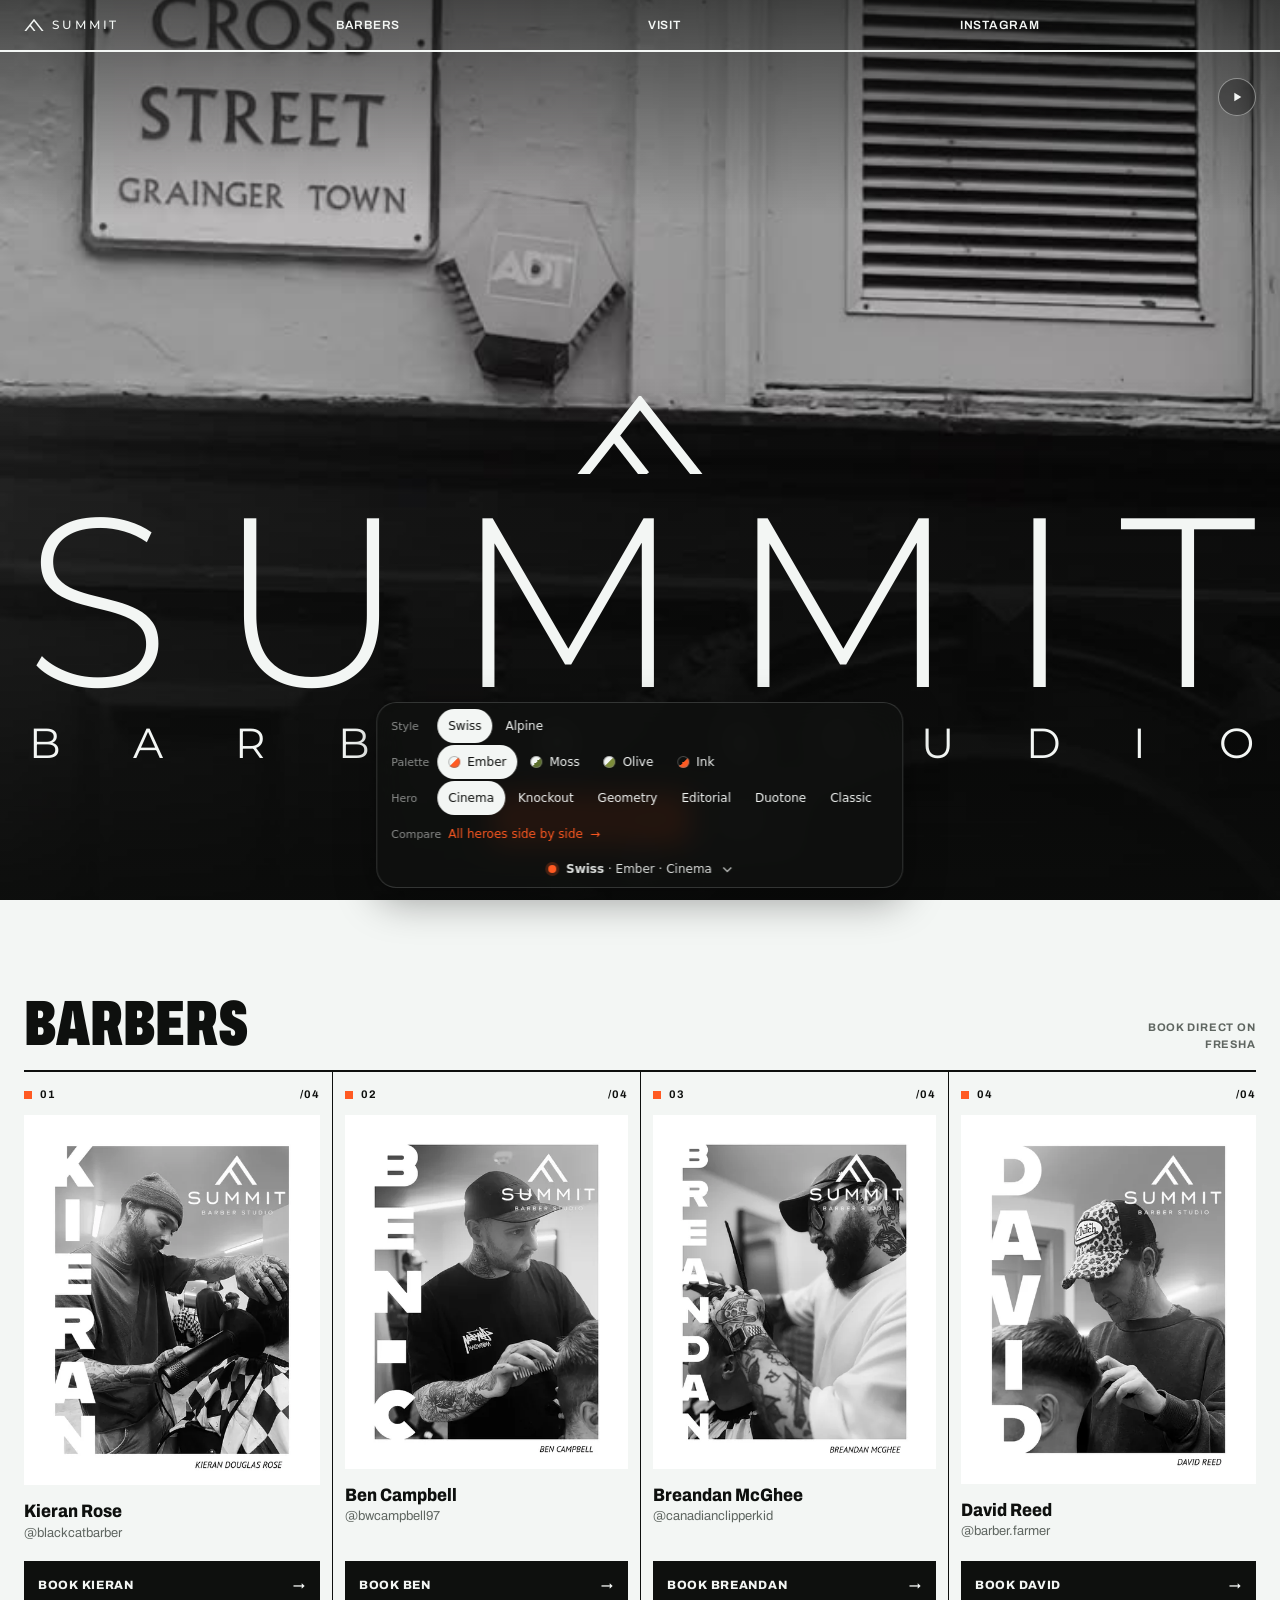
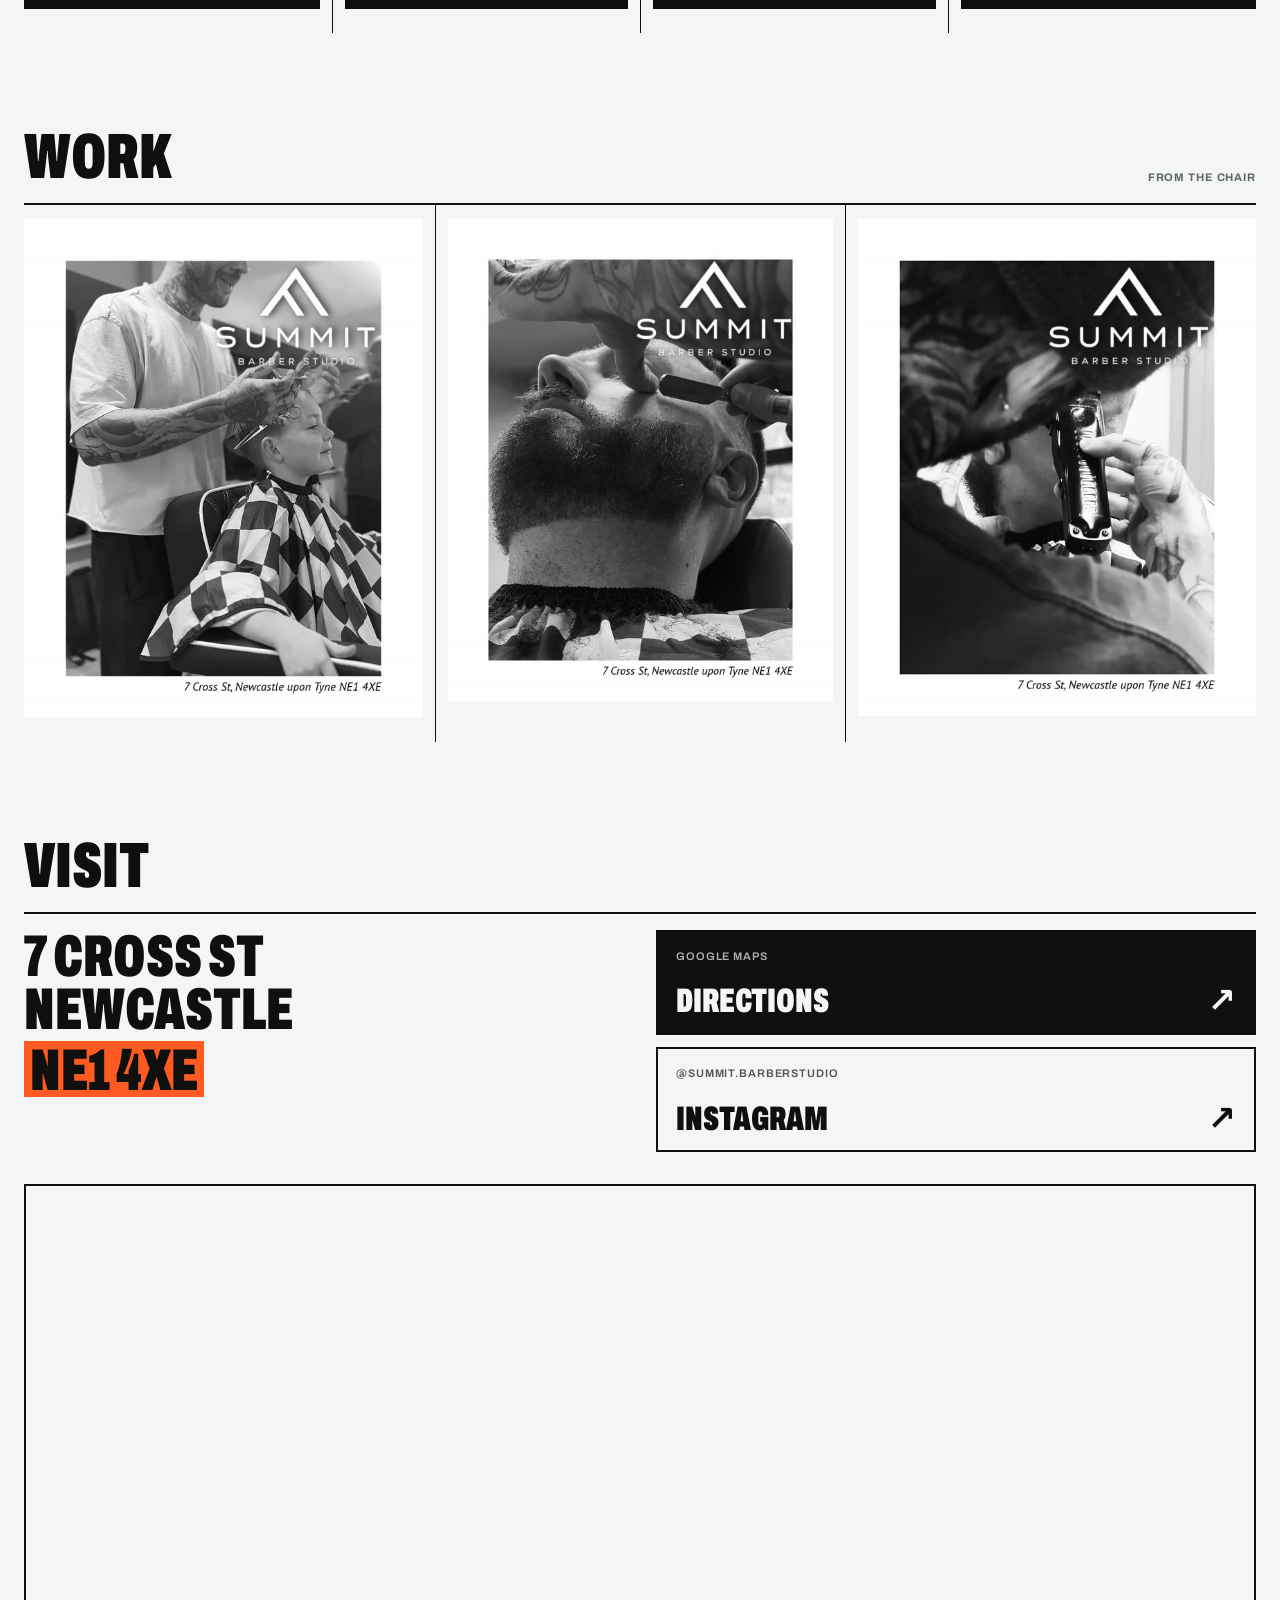
<file: index.html>
<!doctype html>
<html lang="en">
<head>
<meta charset="utf-8">
<meta name="viewport" content="width=device-width,initial-scale=1,viewport-fit=cover">
<title>Summit Barber Studio, Newcastle upon Tyne</title>
<meta name="description" content="Summit Barber Studio, 7 Cross Street, Newcastle upon Tyne. Book your barber.">
<meta name="theme-color" content="#F3F6F4">
<link rel="preconnect" href="https://fonts.googleapis.com">
<link rel="preconnect" href="https://fonts.gstatic.com" crossorigin>
<link rel="stylesheet" href="https://fonts.googleapis.com/css2?family=Archivo:wdth,wght@62..125,300..900&family=IBM+Plex+Mono:wght@400;500&family=Montserrat:wght@200;300;400;500;600;800&display=swap">

<!-- Order matters: base first, then one file per design, hero variants, switcher last. -->
<link rel="stylesheet" href="css/base.css">
<link rel="stylesheet" href="css/theme-swiss.css">
<link rel="stylesheet" href="css/theme-alpine.css">
<!-- + add new design stylesheets here -->
<link rel="stylesheet" href="css/hero.css">
<link rel="stylesheet" href="css/switcher.css">

<!-- Blocking on purpose: sets data-theme, data-palette and data-hero before first paint so there is no flash. -->
<script src="js/themes.js"></script>
<script src="js/app.js"></script>
</head>
<body>

<svg width="0" height="0" style="position:absolute" aria-hidden="true">
  <defs>
    <clipPath id="base"><rect x="0" y="0" width="100" height="60"/></clipPath>
    <g id="m" clip-path="url(#base)" fill="none" stroke="currentColor" stroke-linejoin="miter" stroke-miterlimit="10">
      <path d="M2 66 L50 5 L98 66" stroke-width="7.5"/>
      <path d="M30.5 31 L54 61" stroke-width="7.5"/>
    </g>
  </defs>
</svg>

<!-- Compact bar that slides in once the hero has scrolled away. -->
<div class="minibar" data-minibar>
  <div class="wrap minibar-inner">
    <a class="brand" href="#top" aria-label="Summit Barber Studio, back to top">
      <svg class="mark" viewBox="0 0 100 62" aria-hidden="true"><use href="#m"/></svg>
      <span>Summit</span>
    </a>
    <a class="mini-book" href="#barbers"><span data-copy="mini-book">Book</span><span class="arr" aria-hidden="true">→</span></a>
  </div>
</div>

<div class="stage" id="top">
  <canvas class="contours" data-contour aria-hidden="true"></canvas>

  <header class="bar">
    <div class="wrap bar-inner">
      <a class="brand" href="#top" aria-label="Summit Barber Studio, back to top">
        <svg class="mark" viewBox="0 0 100 62" aria-hidden="true"><use href="#m"/></svg>
        <span>Summit</span>
      </a>
      <nav class="nav" aria-label="Main">
        <a class="navl nav-barbers" href="#barbers">Barbers</a>
        <a class="navl" href="#visit">Visit</a>
        <a class="navl" href="https://instagram.com/summit.barberstudio" target="_blank" rel="noopener">Instagram</a>
      </nav>
    </div>
  </header>

  <section class="hero" aria-label="Summit Barber Studio">
    <div class="hero-pin">
      <!-- Video layers. Each hero variant (css/hero.css) switches on the layers it needs.
           .hero-frame fills the hero for full-bleed variants and becomes the picture frame in Editorial. -->
      <div class="hero-frame">
      <div class="hero-media" aria-hidden="true">
        <video class="hero-video" muted playsinline loop preload="none" disablepictureinpicture poster="assets/web/hero-poster.jpg"></video>
        <div class="hero-tint"></div>
        <div class="hero-shade"></div>
        <div class="hero-shutter"><i></i><i></i><i></i><i></i></div>
        <canvas class="hero-contours"></canvas>
        <svg class="hero-geo"></svg>
        <div class="hero-hud">
          <span class="hud hud-tl">54.97° N<br>1.62° W</span>
          <span class="hud hud-tr"><b class="rec"></b><span data-timecode>00:00</span></span>
          <span class="hud hud-bl">7 Cross Street</span>
          <span class="hud hud-br">NE1 4XE</span>
        </div>
      </div>
      <svg class="hero-knock" aria-hidden="true"></svg>
      <button class="hero-toggle" type="button" aria-label="Pause background video" data-hero-toggle>
        <svg viewBox="0 0 24 24" aria-hidden="true"><path class="i-pause" d="M8 6h3v12H8zM13 6h3v12h-3z"/><path class="i-play" d="M8 5.5v13l10.5-6.5z"/></svg>
      </button>
      </div>

      <div class="wrap hero-inner">
        <h1 class="sr-only">Summit Barber Studio</h1>
        <svg class="mark hero-mark" viewBox="0 0 100 62" aria-hidden="true"><use href="#m"/></svg>

        <!-- Wordmark variants: each design shows the one it wants (see base.css). -->
        <svg class="wm wm-svg" viewBox="0 0 1000 214" aria-hidden="true">
          <text x="0" y="150" font-size="196" font-weight="300" textLength="1000" lengthAdjust="spacing">SUMMIT</text>
          <text x="4" y="208" font-size="34" font-weight="400" textLength="994" lengthAdjust="spacing">BARBER STUDIO</text>
        </svg>
        <div class="wm wm-text" aria-hidden="true">
          <span class="word"><span style="--i:0">S</span><span style="--i:1">U</span><span style="--i:2">M</span><span style="--i:3">M</span><span style="--i:4">I</span><span style="--i:5">T</span></span>
          <span class="sub">BARBER STUDIO</span>
          <span class="coord">7 CROSS STREET · NE1 4XE</span>
        </div>

        <div class="hero-cta">
          <a class="cta cta-primary" href="#barbers"><span data-copy="cta-book">Book a barber</span><span class="arr" aria-hidden="true">→</span></a>
          <a class="cta cta-ghost" href="#visit"><span data-copy="cta-find">Find the studio</span></a>
        </div>
      </div>

      <span class="hero-cue" aria-hidden="true"><i></i></span>
    </div>

    <div class="ticker" aria-hidden="true">
      <div class="ticker-track">
        <span>Summit Barber Studio <b>·</b> 7 Cross Street <b>·</b> Newcastle upon Tyne <b>·</b> NE1 4XE <b>·</b>&nbsp;</span>
        <span>Summit Barber Studio <b>·</b> 7 Cross Street <b>·</b> Newcastle upon Tyne <b>·</b> NE1 4XE <b>·</b>&nbsp;</span>
      </div>
    </div>
  </section>
</div>

<main>
  <section class="section" id="barbers" aria-labelledby="barbers-title">
    <div class="wrap">
      <div class="section-head"><h2 id="barbers-title" data-copy="barbers-title">Barbers</h2><p class="aside" data-copy="barbers-aside">Book direct on Fresha</p></div>
      <ul class="barbers" data-rail>
        <li class="barber">
          <figure class="pic">
            <img class="poster" src="assets/web/kr-poster-480.webp" srcset="assets/web/kr-poster-480.webp 480w, assets/web/kr-poster-900.webp 900w" sizes="(max-width:760px) 80vw, (max-width:1024px) 50vw, 25vw" width="952" height="1190" alt="Kieran Rose at work in the studio" loading="lazy" decoding="async">
            <span class="medal" aria-hidden="true"><img class="m-bw" src="assets/web/kr-round-bw.webp" width="560" height="560" alt="" loading="lazy" decoding="async"><img class="m-col" src="assets/web/kr-round.webp" width="560" height="560" alt="" loading="lazy" decoding="async"></span>
          </figure>
          <span class="idx" aria-hidden="true"><span>01</span><span>/04</span></span>
          <div class="who"><h3 class="name">Kieran Rose</h3><a class="handle" href="https://instagram.com/blackcatbarber" target="_blank" rel="noopener">@blackcatbarber</a></div>
          <a class="book" href="https://www.fresha.com/p/kieran-rose-2718481" target="_blank" rel="noopener"><span>Book Kieran</span><span class="arr" aria-hidden="true">→</span><span class="sr-only"> on Fresha, opens in a new tab</span></a>
        </li>
        <li class="barber">
          <figure class="pic">
            <img class="poster" src="assets/web/bc-poster-480.webp" srcset="assets/web/bc-poster-480.webp 480w, assets/web/bc-poster-900.webp 900w" sizes="(max-width:760px) 80vw, (max-width:1024px) 50vw, 25vw" width="952" height="1190" alt="Ben Campbell at work in the studio" loading="lazy" decoding="async">
            <span class="medal" aria-hidden="true"><img class="m-bw" src="assets/web/bc-round-bw.webp" width="560" height="560" alt="" loading="lazy" decoding="async"><img class="m-col" src="assets/web/bc-round.webp" width="560" height="560" alt="" loading="lazy" decoding="async"></span>
          </figure>
          <span class="idx" aria-hidden="true"><span>02</span><span>/04</span></span>
          <div class="who"><h3 class="name">Ben Campbell</h3><a class="handle" href="https://instagram.com/bwcampbell97" target="_blank" rel="noopener">@bwcampbell97</a></div>
          <a class="book" href="https://www.fresha.com/p/ben-campbell-3229369" target="_blank" rel="noopener"><span>Book Ben</span><span class="arr" aria-hidden="true">→</span><span class="sr-only"> on Fresha, opens in a new tab</span></a>
        </li>
        <li class="barber">
          <figure class="pic">
            <img class="poster" src="assets/web/bm-poster-480.webp" srcset="assets/web/bm-poster-480.webp 480w, assets/web/bm-poster-900.webp 900w" sizes="(max-width:760px) 80vw, (max-width:1024px) 50vw, 25vw" width="952" height="1190" alt="Breandan McGhee at work in the studio" loading="lazy" decoding="async">
            <span class="medal" aria-hidden="true"><img class="m-bw" src="assets/web/bm-round-bw.webp" width="560" height="560" alt="" loading="lazy" decoding="async"><img class="m-col" src="assets/web/bm-round.webp" width="560" height="560" alt="" loading="lazy" decoding="async"></span>
          </figure>
          <span class="idx" aria-hidden="true"><span>03</span><span>/04</span></span>
          <div class="who"><h3 class="name">Breandan McGhee</h3><a class="handle" href="https://instagram.com/canadianclipperkid" target="_blank" rel="noopener">@canadianclipperkid</a></div>
          <a class="book" href="https://www.fresha.com/p/canadian-clipper-kid-3531518" target="_blank" rel="noopener"><span>Book Breandan</span><span class="arr" aria-hidden="true">→</span><span class="sr-only"> on Fresha, opens in a new tab</span></a>
        </li>
        <li class="barber">
          <figure class="pic">
            <img class="poster" src="assets/web/dr-poster-480.webp" srcset="assets/web/dr-poster-480.webp 480w, assets/web/dr-poster-900.webp 900w" sizes="(max-width:760px) 80vw, (max-width:1024px) 50vw, 25vw" width="952" height="1190" alt="David Reed at work in the studio" loading="lazy" decoding="async">
            <span class="medal" aria-hidden="true"><img class="m-bw" src="assets/web/dr-round-bw.webp" width="560" height="560" alt="" loading="lazy" decoding="async"><img class="m-col" src="assets/web/dr-round.webp" width="560" height="560" alt="" loading="lazy" decoding="async"></span>
          </figure>
          <span class="idx" aria-hidden="true"><span>04</span><span>/04</span></span>
          <div class="who"><h3 class="name">David Reed</h3><a class="handle" href="https://instagram.com/barber.farmer" target="_blank" rel="noopener">@barber.farmer</a></div>
          <a class="book" href="https://www.fresha.com/p/david-reed-5806012" target="_blank" rel="noopener"><span>Book David</span><span class="arr" aria-hidden="true">→</span><span class="sr-only"> on Fresha, opens in a new tab</span></a>
        </li>
      </ul>
      <div class="rail-meta" aria-hidden="true"><span class="rail-count">01 / 04</span><span class="rail-bar"><i></i></span></div>
    </div>
  </section>

  <section class="section" id="work" aria-labelledby="work-title">
    <div class="wrap">
      <div class="section-head"><h2 id="work-title" data-copy="work-title">Work</h2><p class="aside" data-copy="work-aside">From the chair</p></div>
      <ul class="reels" data-rail>
        <li class="reel"><video class="reel-video" muted playsinline loop preload="none" disablepictureinpicture poster="assets/web/reel-1.jpg" data-src="assets/web/reel-1.mp4" aria-label="Short clip of a cut in progress at Summit"></video></li>
        <li class="reel"><video class="reel-video" muted playsinline loop preload="none" disablepictureinpicture poster="assets/web/reel-2.jpg" data-src="assets/web/reel-2.mp4" aria-label="Short clip of a beard trim at Summit"></video></li>
        <li class="reel"><video class="reel-video" muted playsinline loop preload="none" disablepictureinpicture poster="assets/web/reel-3.jpg" data-src="assets/web/reel-3.mp4" aria-label="Short clip of a fade being cut at Summit"></video></li>
      </ul>
      <div class="rail-meta" aria-hidden="true"><span class="rail-count">01 / 03</span><span class="rail-bar"><i></i></span></div>
    </div>
  </section>

  <section class="section" id="visit" aria-labelledby="visit-title">
    <div class="wrap">
      <div class="section-head">
        <h2 id="visit-title" data-copy="visit-title">Visit</h2>
      </div>
      <div class="visit">
        <address class="addr">
          <span class="street" data-copy="street">7 Cross Street</span>
          <span class="city" data-copy="city">Newcastle upon Tyne</span>
          <span class="postcode">NE1 4XE</span>
        </address>
        <div class="visit-links">
          <a class="vlink" href="https://www.google.com/maps/search/?api=1&query=7+Cross+Street+Newcastle+upon+Tyne+NE1+4XE" target="_blank" rel="noopener">
            <small class="k">Google Maps</small>
            <strong class="v"><span data-copy="directions">Get directions</span><span class="arr" aria-hidden="true">↗</span></strong>
          </a>
          <a class="vlink vlink-alt" href="https://instagram.com/summit.barberstudio" target="_blank" rel="noopener">
            <small class="k">@summit.barberstudio</small>
            <strong class="v"><span data-copy="instagram">Instagram</span><span class="arr" aria-hidden="true">↗</span></strong>
          </a>
        </div>
        <div class="map">
          <iframe title="Map showing Summit Barber Studio at 7 Cross Street, Newcastle upon Tyne" src="https://www.google.com/maps?q=7+Cross+Street,+Newcastle+upon+Tyne+NE1+4XE&amp;z=16&amp;output=embed" loading="lazy" referrerpolicy="no-referrer-when-downgrade"></iframe>
        </div>
      </div>
    </div>
  </section>
</main>

<footer class="foot">
  <!-- <div class="wrap foot-inner"><span>Summit Barber Studio</span><span>Newcastle upon Tyne</span></div> -->
</footer>

</body>
</html>
</file>
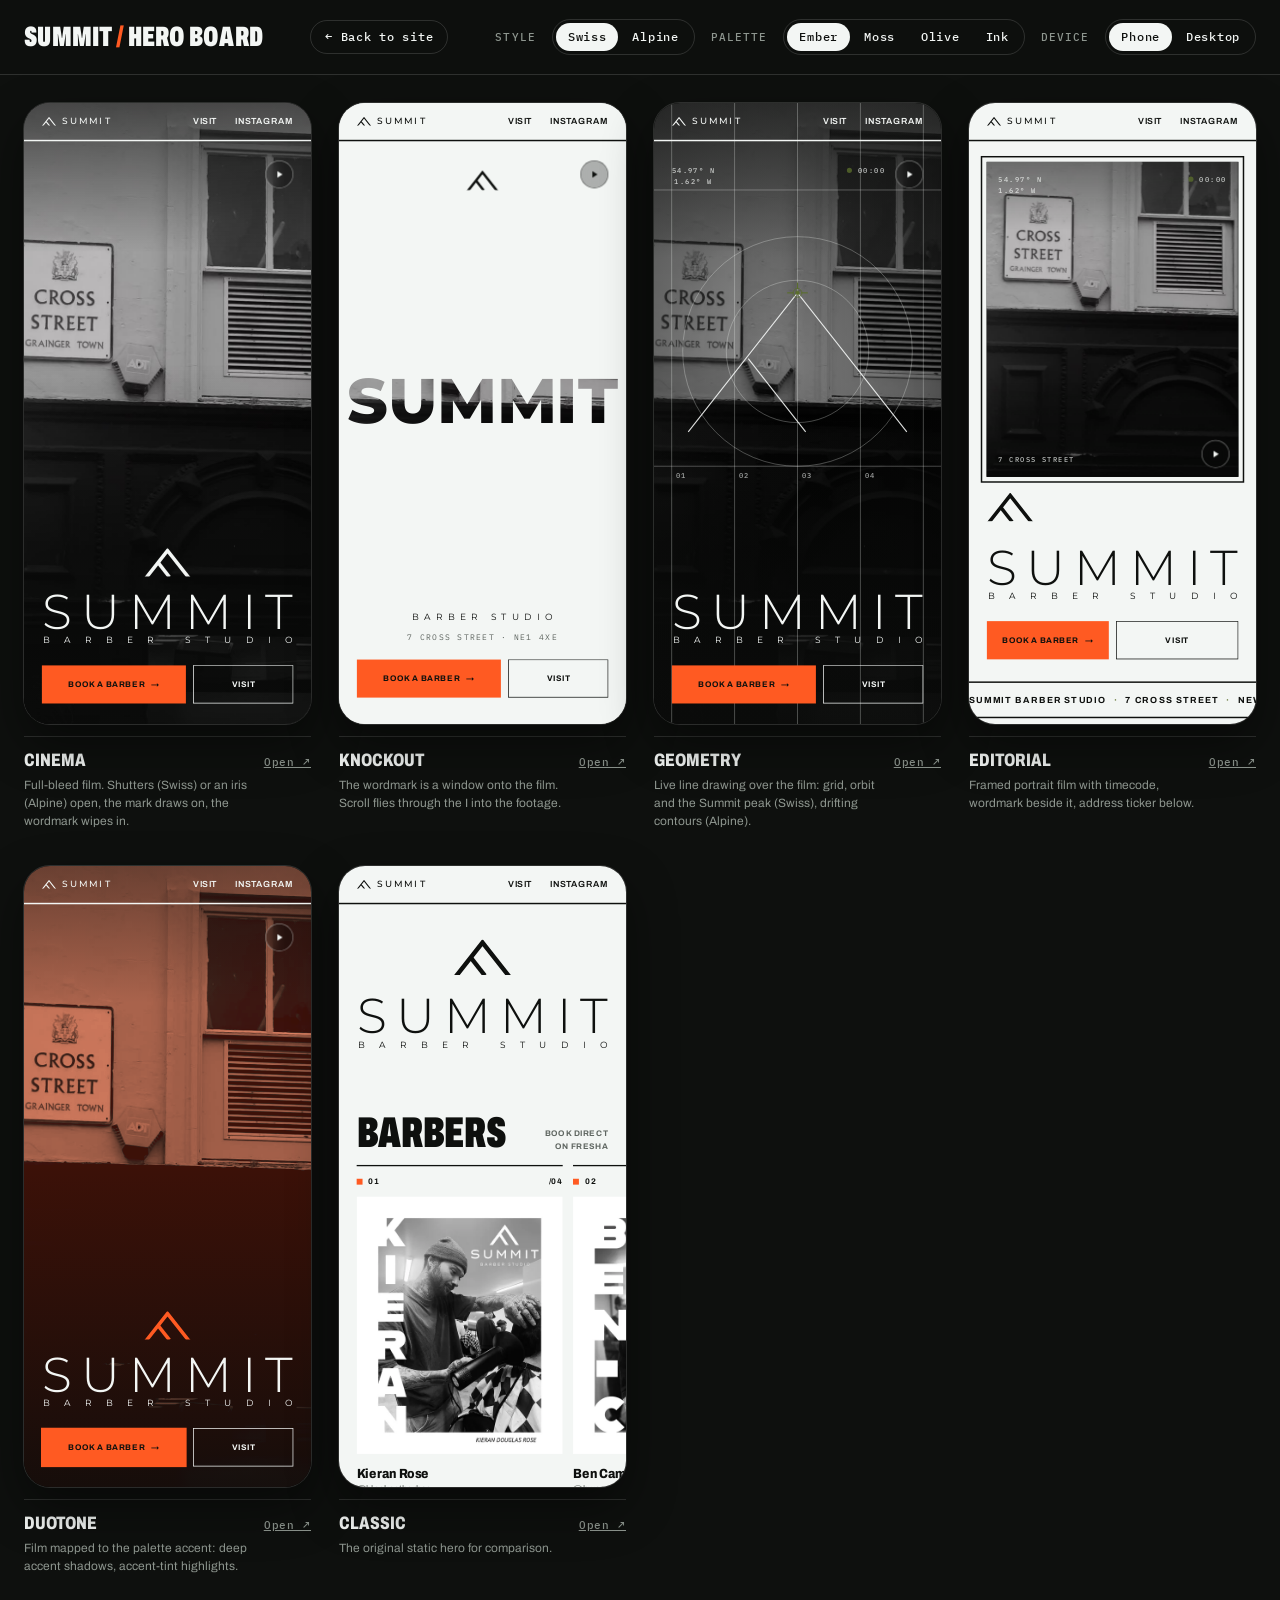
<file: preview.html>
<!doctype html>
<html lang="en">
<head>
<meta charset="utf-8">
<meta name="viewport" content="width=device-width,initial-scale=1">
<title>Summit Hero Board</title>
<link rel="preconnect" href="https://fonts.googleapis.com">
<link rel="preconnect" href="https://fonts.gstatic.com" crossorigin>
<link rel="stylesheet" href="https://fonts.googleapis.com/css2?family=Archivo:wdth,wght@62..125,400..900&family=IBM+Plex+Mono:wght@400;500&display=swap">
<style>
  /* Prototype board: every hero variant side by side, in phone or desktop frames. Not part of the site. */
  :root{--bg:#0E100E;--fg:#F3F6F4;--muted:#8E968F;--line:rgba(243,246,244,.14);--ember:#FF5A22;--olive:#7D8D39}
  *{box-sizing:border-box}
  body{margin:0;background:var(--bg);color:var(--fg);font:14px/1.5 "Archivo",system-ui,sans-serif;-webkit-font-smoothing:antialiased}
  header{position:sticky;top:0;z-index:5;display:flex;flex-wrap:wrap;gap:12px 24px;align-items:center;justify-content:space-between;padding:16px 24px;background:rgba(14,16,14,.9);backdrop-filter:blur(12px);border-bottom:1px solid var(--line)}
  h1{margin:0;font-weight:900;font-variation-settings:"wdth" 62;font-size:28px;letter-spacing:.01em;text-transform:uppercase}
  h1 span{color:var(--ember)}
  .controls{display:flex;flex-wrap:wrap;gap:8px 16px;align-items:center}
  .seg{display:flex;gap:2px;padding:3px;border:1px solid var(--line);border-radius:999px}
  .seg button{appearance:none;border:0;background:none;color:inherit;font:500 12px/1 "IBM Plex Mono",monospace;letter-spacing:.06em;padding:8px 12px;border-radius:999px;cursor:pointer}
  .seg button[aria-pressed="true"]{background:var(--fg);color:var(--bg)}
  .seg button:focus-visible{outline:2px solid var(--ember);outline-offset:2px}
  .back{order:3;font:500 12px/1 "IBM Plex Mono",monospace;letter-spacing:.06em;color:var(--fg);text-decoration:none;border:1px solid var(--line);border-radius:999px;padding:10px 14px}
  .back:hover{border-color:var(--ember);color:var(--ember)}
  @media (min-width:900px){.back{order:0}}
  .lbl{font:500 11px/1 "IBM Plex Mono",monospace;color:var(--muted);letter-spacing:.1em;text-transform:uppercase}
  main{padding:28px 24px 64px}
  .grid{display:grid;gap:36px 28px;grid-template-columns:repeat(auto-fill,minmax(var(--cell),1fr))}
  .cell{display:flex;flex-direction:column;gap:12px;min-width:0}
  .cap{display:flex;justify-content:space-between;align-items:baseline;gap:8px;border-top:1px solid var(--line);padding-top:10px}
  .cap b{font-weight:800;font-variation-settings:"wdth" 75;font-size:18px;text-transform:uppercase}
  .cap a{white-space:nowrap;font:500 11px/1 "IBM Plex Mono",monospace;color:var(--muted);letter-spacing:.08em}
  .cap a:hover{color:var(--ember)}
  .cap p{margin:2px 0 0;color:var(--muted);font-size:12px}
  .frame{position:relative;width:100%;aspect-ratio:var(--w)/var(--h);overflow:hidden;background:#000;border-radius:var(--r);box-shadow:0 0 0 1px var(--line),0 20px 50px rgba(0,0,0,.45)}
  .frame iframe{position:absolute;left:0;top:0;width:calc(var(--w)*1px);height:calc(var(--h)*1px);border:0;transform-origin:0 0;transform:scale(var(--s,.5))}
  [data-device="phone"]{--w:390;--h:844;--r:26px;--cell:230px}
  [data-device="desktop"]{--w:1440;--h:900;--r:8px;--cell:520px}
  @media (max-width:560px){[data-device="phone"]{--cell:150px}[data-device="desktop"]{--cell:280px}main{padding:20px 16px 48px}header{padding:12px 16px}}
</style>
</head>
<body data-device="phone">
<header>
  <h1>Summit <span>/</span> Hero board</h1>
  <a class="back" id="back" href="index.html">← Back to site</a>
  <div class="controls">
    <span class="lbl">Style</span><div class="seg" data-key="style"><button data-v="swiss" aria-pressed="true">Swiss</button><button data-v="alpine">Alpine</button></div>
    <span class="lbl">Palette</span><div class="seg" data-key="palette"></div>
    <span class="lbl">Device</span><div class="seg" data-key="device"><button data-v="phone" aria-pressed="true">Phone</button><button data-v="desktop">Desktop</button></div>
  </div>
</header>
<main><div class="grid" id="grid"></div></main>
<script src="js/themes.js"></script>
<script>
(function () {
  var NOTES = {
    cinema: 'Full-bleed film. Shutters (Swiss) or an iris (Alpine) open, the mark draws on, the wordmark wipes in.',
    knockout: 'The wordmark is a window onto the film. Scroll flies through the I into the footage.',
    geometry: 'Live line drawing over the film: grid, orbit and the Summit peak (Swiss), drifting contours (Alpine).',
    editorial: 'Framed portrait film with timecode, wordmark beside it, address ticker below.',
    duotone: 'Film mapped to the palette accent: deep accent shadows, accent-tint highlights.',
    classic: 'The original static hero for comparison.'
  };
  var q = new URLSearchParams(location.search);
  var state = {
    style: SUMMIT_THEMES.some(function (t) { return t.id === q.get('style'); }) ? q.get('style') : 'swiss',
    palette: q.get('palette'),
    device: q.get('device') === 'desktop' ? 'desktop' : 'phone'
  };
  var grid = document.getElementById('grid');
  function theme() { return SUMMIT_THEMES.filter(function (t) { return t.id === state.style; })[0]; }
  function segs() {
    var pal = document.querySelector('[data-key="palette"]');
    pal.innerHTML = '';
    theme().palettes.forEach(function (p, i) {
      var b = document.createElement('button'); b.dataset.v = p.id; b.textContent = p.label; pal.appendChild(b);
    });
    if (!state.palette || !theme().palettes.some(function (p) { return p.id === state.palette; })) state.palette = theme().palettes[0].id;
    document.querySelectorAll('.seg').forEach(function (s) {
      s.querySelectorAll('button').forEach(function (b) { b.setAttribute('aria-pressed', b.dataset.v === state[s.dataset.key]); });
    });
  }
  function render() {
    segs();
    document.body.dataset.device = state.device;
    document.getElementById('back').href = 'index.html?style=' + state.style + '&palette=' + state.palette;
    try { history.replaceState(null, '', '?style=' + state.style + '&palette=' + state.palette + '&device=' + state.device); } catch (e) {}
    grid.innerHTML = '';
    SUMMIT_HEROES.forEach(function (h) {
      var url = 'index.html?style=' + state.style + '&palette=' + state.palette + '&hero=' + h.id;
      var cell = document.createElement('section'); cell.className = 'cell';
      cell.innerHTML = '<div class="frame"><iframe loading="lazy" title="' + h.label + ' hero preview" src="' + url + '&switcher=off&embed=1"></iframe></div>' +
        '<div class="cap"><div><b>' + h.label + '</b><p>' + NOTES[h.id] + '</p></div><a href="' + url + '" target="_blank" rel="noopener">Open ↗</a></div>';
      grid.appendChild(cell);
    });
    fit();
  }
  function fit() {
    var w = state.device === 'phone' ? 390 : 1440;
    grid.querySelectorAll('.frame').forEach(function (f) { f.style.setProperty('--s', f.clientWidth / w); });
  }
  document.querySelector('header').addEventListener('click', function (e) {
    var b = e.target.closest('.seg button'); if (!b) return;
    state[b.parentNode.dataset.key] = b.dataset.v; render();
  });
  addEventListener('resize', fit);
  render();
})();
</script>
</body>
</html>
</file>
<file: css/base.css>
/* BASE: shared reset + structure hooks. No colours or type personality here; designs own that. */
:root{
  --sans:"Archivo",system-ui,sans-serif;--logo:"Montserrat","Archivo",sans-serif;--mono:"IBM Plex Mono",ui-monospace,Menlo,monospace;--gutter:24px;
  /* Brand palette (colorhunt f3f6f4 / 7d8d39 / 5b6e2c / ff5a22). Designs pick from these for --accent and --accent-2. */
  --paper:#F3F6F4;--olive:#7D8D39;--moss:#5B6E2C;--ember:#FF5A22;--ink:#0E100E;
  --on-video:#F3F6F4;--video-ink:11,12,11;
  --ease:cubic-bezier(.2,.7,.2,1);--ease-io:cubic-bezier(.76,0,.24,1);
}
*,*::before,*::after{box-sizing:border-box}
html{scroll-behavior:smooth;-webkit-text-size-adjust:100%;-webkit-tap-highlight-color:transparent}
body{margin:0;font-family:var(--sans);font-size:16px;line-height:1.5;-webkit-font-smoothing:antialiased;overflow-x:hidden}
h1,h2,h3,p,ul,address,figure{margin:0;padding:0}
ul{list-style:none}
address{font-style:normal}
a{color:inherit;text-decoration:none}
small,strong{font:inherit}
img,video{max-width:100%}
:focus-visible{outline:2px solid var(--focus,currentColor);outline-offset:3px}
::selection{background:var(--accent);color:var(--accent-ink)}
.mark{display:block;height:auto}
.sr-only{position:absolute;width:1px;height:1px;margin:-1px;padding:0;overflow:hidden;clip:rect(0 0 0 0);white-space:nowrap;border:0}
.wrap{max-width:var(--wrap,1340px);margin-inline:auto;padding-left:max(var(--gutter),env(safe-area-inset-left,0px));padding-right:max(var(--gutter),env(safe-area-inset-right,0px))}

/* Page chrome */
.stage{position:relative}
.stage>.bar,.stage>.hero{position:relative;z-index:1}
.section{scroll-margin-top:64px;padding-block:clamp(56px,8vw,96px) 0}
.nav{display:flex;gap:20px}

/* Optional pieces: hidden until a design turns them on */
.contours{display:none;position:absolute;inset:0;width:100%;height:100%;pointer-events:none}
.wm-svg,.wm-text,.aside,.idx,.medal,.rail-meta{display:none}

/* Cards share one frame so every barber reads the same. */
.pic,[data-rail],.barber,.reel{position:relative} /* keeps .sr-only text inside the swipe rails */
.poster,.medal img{display:block}
.reel-video{display:block;width:100%;aspect-ratio:952/1190;object-fit:cover;background:#fff;cursor:pointer}

/* Rail counter: shown by a design when its list becomes a swipe carousel */
.rail-meta{align-items:center;gap:14px;margin-top:16px;font-size:11px;font-weight:600;letter-spacing:.1em;font-variant-numeric:tabular-nums}
.rail-bar{position:relative;flex:1;height:2px;background:color-mix(in srgb,currentColor 15%,transparent);overflow:hidden}
.rail-bar i{position:absolute;inset:0;background:var(--accent);transform-origin:left;transform:scaleX(var(--p,.25));transition:transform .3s var(--ease)}

/* Map */
.map{position:relative;overflow:hidden}
.map iframe{display:block;width:100%;height:100%;min-height:260px;border:0}

/* Slim bar that appears once the hero has gone */
.minibar{position:fixed;inset:0 0 auto;z-index:60;color:var(--fg);background:color-mix(in srgb,var(--bg) 84%,transparent);-webkit-backdrop-filter:saturate(1.3) blur(16px);backdrop-filter:saturate(1.3) blur(16px);border-bottom:1px solid color-mix(in srgb,var(--fg) 12%,transparent);padding-top:env(safe-area-inset-top,0px);transform:translateY(-102%);visibility:hidden;transition:transform .5s var(--ease),visibility 0s .5s}
.past-hero .minibar{transform:none;visibility:visible;transition:transform .5s var(--ease),visibility 0s}
.minibar-inner{display:flex;justify-content:space-between;align-items:center;height:58px}
.minibar .brand{display:flex}
.mini-book{display:inline-flex;align-items:center;gap:10px;min-height:38px;padding:0 16px;background:var(--accent);color:var(--accent-ink);font-size:12px;font-weight:700;letter-spacing:.1em;text-transform:uppercase}

/* Framed inside preview.html: no scrollbar eating the phone width */
.is-embed{scrollbar-width:none}
.is-embed::-webkit-scrollbar{display:none}

/* Behaviour that applies to every design */
@media (max-width:640px){.nav-barbers{display:none}}
@media (prefers-reduced-motion:reduce){html{scroll-behavior:auto}*,*::before,*::after{transition:none!important;animation:none!important}::view-transition-group(*),::view-transition-old(*),::view-transition-new(*){animation:none!important}}
</file>
<file: css/theme-swiss.css>
/* DESIGN A: SWISS. Ink on paper, strict four-column grid, one hot accent from the brand palette. */
[data-theme="swiss"]{
  --bg:#F3F6F4;--fg:#0E100E;--muted:#5F6661;
  --accent:#FF5A22;--accent-ink:#0E100E;--accent-2:#5B6E2C;
  
  --contour-line:14,16,14;--contour-fade:243,246,244;
  --focus:var(--fg);
  color-scheme:light;background:var(--bg);color:var(--fg);

  .bar-inner{display:grid;grid-template-columns:repeat(4,1fr);gap:16px;align-items:center;padding-block:16px;border-bottom:2px solid currentColor;font-size:12px}
  .nav{display:contents}
  .brand{display:flex;align-items:center;gap:8px;font-family:var(--logo);font-weight:500;letter-spacing:.24em;text-transform:uppercase}
  .brand .mark{width:20px}
  .navl{text-transform:uppercase;letter-spacing:.06em;font-weight:600;transition:color .2s}
  .navl:hover{color:var(--accent)}
  .mini-book{font-weight:800}

  .hero-inner{padding-block:48px 32px;text-align:center}
  .hero-mark{width:clamp(80px,11vw,130px);margin:0 auto 26px}
  .wm-svg{display:block;width:100%;height:auto}
  .wm-svg text{fill:currentColor;font-family:var(--logo)}

  .section-head{display:flex;justify-content:space-between;align-items:flex-end;gap:16px;margin-bottom:18px}
  .section-head h2{font-weight:900;font-variation-settings:"wdth" 62;text-transform:uppercase;font-size:clamp(48px,5vw,64px);line-height:.88}
  .aside{display:block;max-width:20ch;text-align:right;font-size:11px;font-weight:700;letter-spacing:.08em;text-transform:uppercase;color:var(--muted)}

  /* Barber cards: the same poster crop, frame and rhythm for everyone. */
  .barbers,.reels{display:grid;grid-template-columns:repeat(4,minmax(0,1fr))}
  .reels{grid-template-columns:repeat(3,minmax(0,1fr))}
  .barber,.reel{display:flex;flex-direction:column;min-width:0;border-top:2px solid var(--fg);padding:14px 12px 24px}
  .barber:first-child,.reel:first-child{padding-left:0}
  .barber:last-child,.reel:last-child{padding-right:0}
  .barber+.barber,.reel+.reel{border-left:1px solid var(--fg)}
  .idx{display:flex;justify-content:space-between;order:-1;margin-bottom:12px;font-size:11px;font-weight:700;letter-spacing:.08em;font-variant-numeric:tabular-nums}
  .idx span:first-child{display:inline-flex;align-items:center;gap:8px}
  .idx span:first-child::before{content:"";width:8px;height:8px;background:var(--accent)}
  .pic{overflow:hidden;aspect-ratio:952/1190;background:#fff;margin-bottom:16px}
  .poster{width:100%;height:100%;object-fit:cover;transition:transform .9s var(--ease)}
  .barber:hover .poster{transform:scale(1.035)}
  .who{display:flex;flex-direction:column;gap:2px;flex:1}
  .name{font-size:18px;font-weight:800;font-variation-settings:"wdth" 88;line-height:1.15}
  .handle{align-self:flex-start;font-size:13px;color:var(--muted);transition:color .2s;text-decoration:underline 2px transparent;text-underline-offset:4px}
  .handle:hover{color:var(--fg);text-decoration-color:var(--accent)}
  .book{margin-top:18px;display:flex;justify-content:space-between;align-items:center;gap:8px;min-height:48px;padding:0 14px;background:var(--fg);color:var(--bg);font-size:12px;font-weight:800;text-transform:uppercase;letter-spacing:.06em;transition:background .2s,color .2s}
  .book .arr{transition:transform .3s var(--ease)}
  .book:hover{background:var(--accent);color:var(--accent-ink)}
  .book:hover .arr{transform:translateX(4px)}

  .visit{display:grid;grid-template-columns:1fr 1fr;gap:32px;border-top:2px solid var(--fg);padding-top:16px}
  .addr{font-weight:900;font-variation-settings:"wdth" 62;text-transform:uppercase;font-size:clamp(44px,4.6vw,60px);line-height:.9}
  .addr span{display:block}
  .addr .postcode{display:inline-block;margin-top:.08em;padding:.06em .1em 0;background:var(--accent);color:var(--accent-ink)}
  .visit-links{display:grid;gap:12px;align-content:start}
  .vlink{display:flex;flex-direction:column;justify-content:space-between;gap:22px;padding:16px 18px;background:var(--fg);color:var(--bg);border:2px solid var(--fg);transition:background .2s,color .2s,border-color .2s}
  .vlink-alt{background:transparent;color:var(--fg)}
  .vlink:hover{background:var(--accent);border-color:var(--accent);color:var(--accent-ink)}
  .k{font-size:11px;font-weight:600;text-transform:uppercase;letter-spacing:.08em;opacity:.7}
  .v{display:flex;justify-content:space-between;gap:8px;font-weight:900;font-variation-settings:"wdth" 62;text-transform:uppercase;font-size:clamp(26px,2.8vw,34px);line-height:.9}
  .map{grid-column:1/-1;aspect-ratio:21/8;border:2px solid var(--fg)}
  .map iframe{height:100%;filter:grayscale(1) contrast(1.08)}

  .foot{padding-top:clamp(56px,8vw,96px)}
  .foot-inner{display:flex;justify-content:space-between;gap:12px;border-top:2px solid var(--fg);padding-block:14px 24px;font-size:11px;font-weight:700;text-transform:uppercase;letter-spacing:.06em}

  @media (max-width:1024px) and (min-width:761px){
    .barbers{grid-template-columns:repeat(2,minmax(0,1fr))}
    .barber:nth-child(odd){padding-left:0;border-left:0}
    .barber:nth-child(even){padding-right:0}
  }
  @media (max-width:860px){.visit{grid-template-columns:1fr}}

  /* Phones: posters become a swipe rail with a counter, so each portrait gets most of the screen. */
  @media (max-width:760px){
    .section-head h2{font-size:clamp(52px,15vw,64px)}
    .barbers,.reels{display:flex;gap:14px;overflow-x:auto;overscroll-behavior-x:contain;scroll-snap-type:x mandatory;margin-inline:calc(var(--gutter)*-1);padding-inline:var(--gutter);scroll-padding-inline:var(--gutter);scrollbar-width:none}
    .barbers::-webkit-scrollbar,.reels::-webkit-scrollbar{display:none}
    .barber,.reel,.barber:first-child,.barber:last-child,.reel:first-child,.reel:last-child{flex:0 0 82%;scroll-snap-align:start;padding:12px 0 0;border-left:0}
    .reel{flex-basis:74%}
    .barber+.barber,.reel+.reel{border-left:0}
    .rail-meta{display:flex}
    .map{aspect-ratio:4/3}
  }
  @media (max-width:640px){
    .bar-inner{grid-template-columns:1fr auto auto;gap:24px}
    .aside{max-width:14ch}
  }
}

[data-theme="swiss"][data-palette="moss"]{--accent:#5B6E2C;--accent-ink:#F3F6F4;--accent-2:#FF5A22;}
[data-theme="swiss"][data-palette="olive"]{--accent:#7D8D39;--accent-ink:#0E100E;--accent-2:#FF5A22;}
[data-theme="swiss"][data-palette="ink"]{
  --bg:#0E100E;--fg:#F3F6F4;--muted:#949B96;--accent:#FF5A22;--accent-ink:#0E100E;--accent-2:#7D8D39;
  --contour-line:243,246,244;--contour-fade:14,16,14;color-scheme:dark
}
[data-theme="swiss"][data-palette="ink"] .pic{background:#0E100E}
</file>
<file: css/theme-alpine.css>
/* DESIGN B: ALPINE. Night monochrome, pale text, one brand accent for anything pressable, contour lines behind the logo. */
[data-theme="alpine"]{
  --bg:#0E100E;--fg:#F3F6F4;--muted:#8E968F;--line:rgba(243,246,244,.13);
  --accent:#7D8D39;--accent-ink:#0E100E;--accent-rgb:125,141,57;--accent-2:#FF5A22;
  --disc:#0B0C0B;
  --map-filter:grayscale(1) invert(.9) contrast(.9);
  --contour-line:125,141,57;--contour-fade:14,16,14; /* read by app.js */
  --focus:var(--fg);
  color-scheme:dark;background:var(--bg);color:var(--fg);

  .contours{display:block}
  .bar-inner{display:flex;justify-content:space-between;align-items:center;padding-block:20px}
  .brand{display:flex;align-items:center;gap:10px;font-family:var(--logo);font-size:12px;letter-spacing:.32em;text-transform:uppercase}
  .brand .mark{width:22px}
  .nav{gap:20px}
  .navl{font-family:var(--mono);font-size:11px;letter-spacing:.14em;text-transform:uppercase;color:var(--muted);transition:color .2s}
  .navl:hover{color:var(--accent)}
  .mini-book{font-family:var(--mono);font-weight:500;font-size:11px;letter-spacing:.14em;border-radius:2px}

  .hero{min-height:clamp(400px,66svh,680px);display:flex;align-items:center;justify-content:center;text-align:center}
  .hero-inner{display:flex;flex-direction:column;align-items:center;padding-block:32px 56px}
  .hero-mark{width:96px;margin-bottom:22px}
  .wm-text{display:flex;flex-direction:column;align-items:center}
  .word{font-family:var(--logo);font-weight:300;font-size:clamp(40px,8vw,84px);letter-spacing:.22em;margin-right:-.22em;line-height:1}
  .word span{display:inline-block}
  .sub{margin-top:12px;font-family:var(--logo);font-size:13px;letter-spacing:.6em;margin-right:-.6em;color:var(--accent)}
  .coord{margin-top:30px;font-family:var(--mono);font-size:12px;letter-spacing:.14em;color:var(--muted);background:var(--bg);padding:6px 12px}

  .section-head{display:flex;justify-content:space-between;align-items:baseline;gap:16px;border-bottom:1px solid var(--line);padding-bottom:18px}
  .section-head h2{font-variation-settings:"wdth" 125;font-weight:600;font-size:clamp(26px,3.4vw,34px);letter-spacing:.02em;text-transform:uppercase;line-height:1.1}
  .aside{display:block;font-family:var(--mono);font-size:11px;letter-spacing:.12em;text-transform:uppercase;color:var(--muted);text-align:right}

  /* Barber medallions: the same round portrait for everyone, colour comes up on touch. */
  .barbers{display:grid;grid-template-columns:repeat(4,minmax(0,1fr));gap:48px 24px;padding-top:48px}
  .barber{display:flex;flex-direction:column;align-items:center;text-align:center;min-width:0}
  .pic{width:100%;max-width:236px;aspect-ratio:1;margin:12px 0 26px}
  .pic::before,.pic::after{content:"";position:absolute;border-radius:50%;pointer-events:none;transition:inset .7s var(--ease),border-color .7s,transform 1.2s var(--ease)}
  .pic::before{inset:-9px;border:1px solid var(--line)}
  .pic::after{inset:-18px;border:1px dashed rgba(var(--accent-rgb),.35)}
  .poster{display:none}
  .medal{display:block;position:absolute;inset:0;border-radius:50%;overflow:hidden;background:var(--disc)}
  .medal img{position:absolute;inset:0;width:100%;height:100%;transition:opacity .8s var(--ease),transform 1.2s var(--ease)}
  .m-col{opacity:0}
  .barber:hover .m-col,.barber:focus-within .m-col{opacity:1}
  .barber:hover .medal img,.barber:focus-within .medal img{transform:scale(1.04)}
  .barber:hover .pic::before{inset:-13px;border-color:rgba(var(--accent-rgb),.7)}
  .barber:hover .pic::after{transform:rotate(90deg)}
  .idx{display:block;margin-bottom:8px;font-family:var(--mono);font-size:11px;letter-spacing:.16em;color:var(--accent)}
  .idx span+span{color:var(--muted)}
  .who{display:flex;flex-direction:column;align-items:center;gap:4px;flex:1}
  .name{font-variation-settings:"wdth" 112;font-weight:500;font-size:21px;line-height:1.2}
  .handle{font-family:var(--mono);font-size:12px;color:var(--muted);transition:color .2s}
  .handle:hover{color:var(--accent)}
  .book{display:inline-flex;justify-content:center;align-items:center;width:100%;max-width:236px;min-height:46px;margin-top:18px;border:1px solid var(--accent);border-radius:2px;color:var(--accent);font-family:var(--mono);font-size:11px;letter-spacing:.14em;text-transform:uppercase;transition:background .25s,color .25s}
  .book:hover{background:var(--accent);color:var(--accent-ink)}
  .book .arr{display:none}

  .reels{display:grid;grid-template-columns:repeat(3,minmax(0,1fr));gap:20px;padding-top:32px}
  .reel-video{border-radius:2px;outline:1px solid var(--line);outline-offset:6px}
  .rail-meta{font-family:var(--mono);font-weight:400;color:var(--muted)}

  .visit{display:grid;grid-template-columns:1fr 1fr;gap:32px;padding-top:32px}
  .addr{font-variation-settings:"wdth" 115;font-weight:500;font-size:clamp(30px,4vw,44px);line-height:1.15}
  .addr span{display:block}
  .postcode{margin-top:10px;font-family:var(--mono);font-size:12px;letter-spacing:.14em;color:var(--accent)}
  .visit-links{align-self:start}
  .vlink{display:flex;justify-content:space-between;padding-block:20px;border-top:1px solid var(--line);font-family:var(--mono);font-size:12px;letter-spacing:.12em;text-transform:uppercase;transition:color .2s}
  .vlink:last-child{border-bottom:1px solid var(--line)}
  .vlink:hover{color:var(--accent)}
  .k{display:none}
  .v{display:flex;justify-content:space-between;width:100%;font-weight:400}
  .map{grid-column:1/-1;aspect-ratio:21/8;border:1px solid var(--line);border-radius:2px}
  .map iframe{height:100%;filter:var(--map-filter)}

  .foot{padding-top:clamp(56px,8vw,96px)}
  .foot-inner{display:flex;justify-content:space-between;gap:12px;padding-block:0 32px;font-family:var(--mono);font-size:11px;letter-spacing:.14em;text-transform:uppercase;color:var(--muted)}

  @media (max-width:1024px){.barbers{grid-template-columns:repeat(2,minmax(0,1fr))}}
  @media (max-width:860px){.visit{grid-template-columns:1fr}}

  /* Phones: medallions sit two by two so all four barbers are on screen at once; clips become a swipe rail. */
  @media (max-width:760px){
    .barbers{gap:40px 18px;padding-top:36px}
    .pic{margin:10px 0 22px}
    .pic::before{inset:-6px}
    .pic::after{inset:-12px}
    .name{font-size:17px}
    .handle{font-size:11px}
    .book{min-height:44px;margin-top:14px;font-size:10px;letter-spacing:.12em}
    .reels{display:flex;gap:16px;overflow-x:auto;overscroll-behavior-x:contain;scroll-snap-type:x mandatory;margin-inline:calc(var(--gutter)*-1);padding:32px var(--gutter) 8px;scroll-padding-inline:var(--gutter);scrollbar-width:none}
    .reels::-webkit-scrollbar{display:none}
    .reel{flex:0 0 74%;scroll-snap-align:start}
    .reels+.rail-meta{display:flex}
    .map{aspect-ratio:4/3}
  }
  @media (max-width:420px){
    .aside{display:none}
    .handle{font-size:10px;letter-spacing:-.01em}
  }
}

[data-theme="alpine"][data-palette="ember"]{
  --accent:#FF5A22;--accent-rgb:255,90,34;--accent-2:#7D8D39;--contour-line:255,90,34
}
[data-theme="alpine"][data-palette="graphite"]{
  --bg:#1A1C1B;--fg:#F3F6F4;--muted:#9AA19C;--line:rgba(243,246,244,.15);
  --accent:#F3F6F4;--accent-ink:#1A1C1B;--accent-rgb:243,246,244;--accent-2:#FF5A22;
  --contour-line:243,246,244;--contour-fade:26,28,27
}
[data-theme="alpine"][data-palette="graphite"] .sub,[data-theme="alpine"][data-palette="graphite"] .postcode{color:var(--accent-2)}
[data-theme="alpine"][data-palette="snow"]{
  --bg:#F3F6F4;--fg:#0E100E;--muted:#5F6661;--line:rgba(14,16,14,.14);
  --accent:#5B6E2C;--accent-ink:#F3F6F4;--accent-rgb:91,110,44;--accent-2:#FF5A22;--disc:#0E100E;
  --map-filter:grayscale(1) contrast(1.05);--contour-line:91,110,44;--contour-fade:243,246,244;color-scheme:light
}
</file>
<file: css/hero.css>
/*
  HERO VARIANTS. Set by data-hero on <html> and layered on whichever design is active.
  They read only the design's tokens (--bg --fg --muted --accent --accent-ink --accent-2),
  so every variant works with every style and palette.

    classic    the original static hero, no video
    cinema     full-bleed film, grid shutters open, branding draws on over it
    knockout   the wordmark is a window onto the film; scroll flies through the I
    geometry   film under a live line drawing: grid, orbit and the Summit peak
    editorial  framed portrait film beside the wordmark, timecode and ticker
    duotone    film mapped to the palette accent (shadows to a deep accent, highlights to an accent tint)
*/

.hero-pin{position:relative}
.hero-frame,.hero-media,.hero-knock,.hero-toggle,.hero-cue,.ticker,.hero-cta,.hero-tint,.hero-shade,.hero-shutter,.hero-contours,.hero-geo,.hero-hud{display:none}
.hero-media{position:absolute;inset:0;overflow:hidden;isolation:isolate;background:rgb(var(--video-ink))}
.hero-media>*{position:absolute;inset:0;width:100%;height:100%}
.hero-video{display:block;object-fit:cover;background:rgb(var(--video-ink))}

/* ---------- shared bits for every video hero ---------- */
html:not([data-hero="classic"]){
  .hero-frame{display:block;position:absolute;inset:0}
  .hero-media{display:block}
  .hero-toggle{display:grid}
  .hero-cta{display:flex}
}
.hero-cta{flex-wrap:wrap;gap:10px;margin-top:28px;justify-content:center}
.cta{display:inline-flex;align-items:center;justify-content:center;gap:12px;min-height:50px;padding:0 24px;font-size:12px;font-weight:700;letter-spacing:.12em;text-transform:uppercase;transition:background .25s,color .25s,border-color .25s,transform .25s var(--ease)}
.cta .arr{transition:transform .3s var(--ease)}
.cta:hover .arr{transform:translateX(4px)}
.cta-primary{background:var(--accent);color:var(--accent-ink)}
.cta-ghost{border:1px solid currentColor}
.cta-ghost:hover{background:currentColor}
.cta-ghost:hover span{color:var(--cta-ghost-hover,var(--bg))}
[data-theme="alpine"] .cta{font-family:var(--mono);font-weight:500;letter-spacing:.14em;border-radius:2px}

.hero-toggle{position:absolute;z-index:6;right:max(var(--gutter),env(safe-area-inset-right,0px));top:calc(env(safe-area-inset-top,0px) + 78px);place-items:center;width:38px;height:38px;padding:0;border-radius:50%;border:1px solid color-mix(in srgb,currentColor 45%,transparent);background:color-mix(in srgb,rgb(var(--video-ink)) 30%,transparent);color:inherit;cursor:pointer;-webkit-backdrop-filter:blur(8px);backdrop-filter:blur(8px);transition:border-color .2s}
.hero-toggle:hover{border-color:currentColor}
.hero-toggle svg{width:16px;height:16px;fill:currentColor}
.hero-toggle .i-play,.is-paused .hero-toggle .i-pause{display:none}
.is-paused .hero-toggle .i-play{display:block}

.hero-cue{position:absolute;z-index:4;left:50%;bottom:22px;width:1px;height:46px;overflow:hidden;background:color-mix(in srgb,currentColor 25%,transparent)}
.hero-cue i{position:absolute;inset:0;background:currentColor;animation:cue 2.2s var(--ease-io) infinite}
@keyframes cue{0%{transform:translateY(-100%)}60%,100%{transform:translateY(100%)}}

/* Text sits in a column over the film for the full-bleed variants. */
:is([data-hero="cinema"],[data-hero="geometry"],[data-hero="duotone"]){
  .stage{color:var(--on-video);--cta-ghost-hover:rgb(var(--video-ink))}
  .stage>.bar{position:absolute;inset:0 0 auto;z-index:5}
  .contours{display:none}
  .hero{display:block;min-height:0;padding:0;text-align:center}
  .hero-pin{display:flex;flex-direction:column;justify-content:flex-end;min-height:100svh}
  .hero-inner{position:relative;z-index:3;width:100%;padding-top:120px;padding-bottom:max(56px,calc(env(safe-area-inset-bottom,0px) + 40px))}
  .hero-shade{display:block;background:linear-gradient(180deg,rgba(var(--video-ink),.6) 0,rgba(var(--video-ink),0) 24%,rgba(var(--video-ink),0) 42%,rgba(var(--video-ink),.86) 100%)}
  .coord{background:transparent;color:color-mix(in srgb,var(--on-video) 70%,transparent)}
  .sub{color:var(--on-video)}
  .hero-cue{display:block}
}

/* Shared entrance choreography: mark draws, wordmark wipes or letters rise, then the buttons. */
:is([data-hero="cinema"],[data-hero="geometry"],[data-hero="duotone"],[data-hero="editorial"]){
  .hero-mark use{stroke-dasharray:160;stroke-dashoffset:160;animation:draw 1.5s .55s var(--ease-io) forwards}
  .wm-svg{animation:wipe 1.3s .75s var(--ease-io) both}
  .word span{animation:rise 1s var(--ease) both;animation-delay:calc(.8s + var(--i)*.07s)}
  .sub,.coord{animation:fade 1s 1.3s var(--ease) both}
  .hero-cta{animation:lift .9s 1.5s var(--ease) both}
}
@keyframes draw{to{stroke-dashoffset:0}}
@keyframes wipe{from{clip-path:inset(0 0 100% 0);transform:translateY(12%)}to{clip-path:inset(0 0 0 0);transform:none}}
@keyframes rise{from{opacity:0;transform:translateY(60%)}to{opacity:1;transform:none}}
@keyframes fade{from{opacity:0}}
@keyframes lift{from{opacity:0;transform:translateY(16px)}}

/* ---------- CINEMA ---------- */
[data-hero="cinema"]{
  .hero-video{animation:settle 9s var(--ease) both}
  .hero-shutter{display:grid;grid-template-columns:repeat(4,1fr);z-index:2;pointer-events:none}
  .hero-shutter i{background:var(--bg);transform-origin:top;animation:shutter 1.15s var(--ease-io) both}
  .hero-shutter i:nth-child(even){transform-origin:bottom}
  .hero-shutter i:nth-child(2){animation-delay:.08s}
  .hero-shutter i:nth-child(3){animation-delay:.16s}
  .hero-shutter i:nth-child(4){animation-delay:.24s}
}
/* Alpine opens with an iris instead of Swiss shutters. */
[data-theme="alpine"][data-hero="cinema"]{
  .hero-shutter{display:none}
  .hero-video{animation:settle 9s var(--ease) both,iris 1.6s var(--ease-io) both}
}
@keyframes settle{from{transform:scale(1.14)}to{transform:scale(1)}}
@keyframes shutter{from{transform:scaleY(1)}to{transform:scaleY(0)}}
@keyframes iris{from{clip-path:circle(0% at 50% 48%)}to{clip-path:circle(75% at 50% 48%)}}

/* ---------- GEOMETRY ---------- */
[data-hero="geometry"]{
  .hero-video{filter:grayscale(1) contrast(1.08) brightness(.82)}
  .hero-shade{background:radial-gradient(120% 70% at 50% 42%,rgba(var(--video-ink),.05),rgba(var(--video-ink),.55) 70%),linear-gradient(180deg,rgba(var(--video-ink),.5),rgba(var(--video-ink),0) 25%,rgba(var(--video-ink),0) 50%,rgba(var(--video-ink),.85))}
  .hero-geo{display:block;z-index:2;color:var(--on-video);overflow:visible}
  .hero-hud{display:block;z-index:3}
  .hero-mark{display:none}
  .wm-svg{max-width:820px;margin-inline:auto}
}
[data-theme="alpine"][data-hero="geometry"] .hero-contours{display:block;z-index:1;mix-blend-mode:screen}
.hero-geo .g{fill:none;stroke:currentColor;stroke-width:1;stroke-opacity:.38;stroke-dasharray:1;stroke-dashoffset:1;animation:draw 1.8s var(--ease-io) forwards;animation-delay:calc(var(--d,0) * 1s)}
.hero-geo .g-strong{stroke-opacity:.9;stroke-width:1.5}
.hero-geo .g-accent{stroke:var(--accent-2,var(--accent));stroke-opacity:1;stroke-width:1.5}
.hero-geo .g-dot{fill:var(--accent-2,var(--accent));animation:fade .6s 2.2s both}
.hero-geo .g-ping{fill:none;stroke:var(--accent-2,var(--accent));stroke-width:1;transform-box:fill-box;transform-origin:center;animation:ping 2.4s 2.4s var(--ease) infinite both}
.hero-geo .g-tick{font:500 10px/1 var(--mono);fill:currentColor;fill-opacity:.65;letter-spacing:.12em;animation:fade 1s 1.6s both}
[data-theme="alpine"] .hero-geo .geo-swiss{display:none}
[data-theme="swiss"] .hero-geo .geo-alpine{display:none}
@keyframes ping{0%{transform:scale(.4);opacity:1}100%{transform:scale(3.2);opacity:0}}

.hero-hud{pointer-events:none;color:var(--on-video);font:500 10px/1.5 var(--mono);letter-spacing:.14em;text-transform:uppercase}
.hud{position:absolute;opacity:.78;animation:fade 1s 1.4s both}
.hud-tl{left:max(var(--gutter),env(safe-area-inset-left,0px));top:calc(env(safe-area-inset-top,0px) + 84px)}
.hud-tr{right:calc(max(var(--gutter),env(safe-area-inset-right,0px)) + 52px);top:calc(env(safe-area-inset-top,0px) + 84px);display:flex;align-items:center;gap:8px;font-variant-numeric:tabular-nums}
.hud-bl{left:max(var(--gutter),env(safe-area-inset-left,0px));top:50%;transform:rotate(-90deg) translateX(-50%);transform-origin:left top}
.hud-br{right:max(var(--gutter),env(safe-area-inset-right,0px));top:50%;transform:rotate(90deg) translateX(50%);transform-origin:right top}
.rec{width:7px;height:7px;border-radius:50%;background:var(--accent-2,var(--accent));animation:blink 1.6s steps(1) infinite}
@keyframes blink{50%{opacity:.2}}

/* ---------- DUOTONE ---------- */
[data-hero="duotone"]{
  .hero-video{filter:grayscale(1) contrast(1.25) brightness(1.02)}
  .hero-tint{display:block;pointer-events:none} /* no z-index: the blend layers must share the film's stacking context */
  .hero-tint::before,.hero-tint::after{content:"";position:absolute;inset:0}
  .hero-tint::before{background:color-mix(in srgb,var(--accent) 20%,#0B0C0B);mix-blend-mode:lighten}
  .hero-tint::after{background:color-mix(in srgb,var(--accent) 64%,#FFFFFF);mix-blend-mode:multiply}
  .hero-shade{background:linear-gradient(180deg,rgba(var(--video-ink),.4) 0,rgba(var(--video-ink),0) 22%,rgba(var(--video-ink),0) 48%,rgba(var(--video-ink),.78) 100%)}
  .hero-mark{color:var(--accent)}
  .cta-primary{box-shadow:0 0 0 1px var(--accent)}
}

/* ---------- KNOCKOUT ---------- */
[data-hero="knockout"]{
  .stage>.bar{position:absolute;inset:0 0 auto;z-index:5}
  .contours{display:none}
  .hero{display:block;height:240svh;min-height:0;padding:0}
  .hero-pin{position:sticky;top:0;height:100svh;overflow:hidden}
  .hero-knock{display:block;position:absolute;inset:0;width:100%;height:100%;z-index:2;pointer-events:none}
  .hero-inner{position:absolute;inset:0;z-index:3;display:flex;flex-direction:column;justify-content:space-between;align-items:center;max-width:none;padding-top:calc(env(safe-area-inset-top,0px) + 92px);padding-bottom:max(36px,calc(env(safe-area-inset-bottom,0px) + 24px));pointer-events:none;text-align:center}
  .hero-inner>*{pointer-events:auto}
  .hero-mark{width:clamp(44px,9vw,72px);margin:0;animation:fade 1s .9s both}
  .wm-svg{display:none}
  .wm-text{display:flex;flex-direction:column;align-items:center;margin-top:auto;animation:fade 1s 1.1s both}
  .word{display:none}
  .sub{margin:0;font-family:var(--logo);font-size:12px;letter-spacing:.6em;margin-right:-.6em;color:var(--fg)}
  .coord{margin-top:10px;padding:0;background:none;font-family:var(--mono);font-size:11px;letter-spacing:.14em;color:var(--muted)}
  .hero-cta{margin-top:22px;animation:lift .9s 1.3s var(--ease) both}
  .hero-toggle{z-index:6;color:var(--fg)}
  .hero-cue{display:block;bottom:auto;top:calc(100svh - 0px);opacity:0}
}
.hero-knock .knock-fill{fill:var(--bg)}
.hero-knock text{font-family:"Montserrat",var(--logo);font-weight:800;fill:#000}
.hero-knock .k-in{transform-box:view-box;transform-origin:50% 48%;animation:knock-in 1.6s .1s var(--ease) both}
@keyframes knock-in{from{opacity:0;transform:scale(.86)}}

/* ---------- EDITORIAL ---------- */
html[data-hero="editorial"]{
  .hero{display:block;min-height:0;padding:0;text-align:left}
  .hero-pin{display:grid;grid-template-columns:1fr;gap:22px;max-width:var(--wrap,1340px);margin-inline:auto;padding:28px max(var(--gutter),env(safe-area-inset-right,0px)) 0 max(var(--gutter),env(safe-area-inset-left,0px))}
  .hero-inner{padding:0;max-width:none;margin:0;text-align:inherit}
  .hero-frame{position:relative;inset:auto;aspect-ratio:4/5;width:100%}
  .hero-shade{display:block;background:linear-gradient(180deg,rgba(var(--video-ink),.35),rgba(var(--video-ink),0) 22%,rgba(var(--video-ink),0) 70%,rgba(var(--video-ink),.5))}
  .hero-hud{display:block;z-index:3}
  .hud-tl,.hud-tr{top:16px}
  .hud-tr{right:16px}
  .hud-tl{left:16px}
  .hud-bl{left:16px;top:auto;bottom:16px;transform:none}
  .hud-br{right:16px;top:auto;bottom:16px;transform:none}
  .hero-toggle{top:auto;bottom:12px;right:12px;color:var(--on-video)}
  .hud-br{display:none!important}
  .hero-video{animation:settle 9s var(--ease) both}
  .hero-cta{justify-content:flex-start}
  .ticker{display:block}
  @media (max-width:899px){&:not([data-hero="classic"]) .hero-cta{display:grid;grid-template-columns:1fr 1fr}}
  @media (min-width:900px){
    .hero-pin{grid-template-columns:minmax(0,1.15fr) auto;align-items:center;gap:56px;min-height:calc(100svh - 72px);padding-block:24px}
    .hero-frame{aspect-ratio:9/16;height:min(78svh,760px);width:auto}
    .hero-inner{order:-1}
  }
}
[data-theme="swiss"][data-hero="editorial"]{
  .hero-media{outline:2px solid var(--fg);outline-offset:6px}
  .hero-mark{margin:0 0 34px;width:clamp(64px,8vw,104px)}
}
[data-theme="alpine"][data-hero="editorial"]{
  .hero{align-items:stretch}
  .hero-inner{align-items:flex-start}
  .wm-text{align-items:flex-start}
  .word{margin-right:0}
  .coord{background:transparent;padding:0}
  .hero-mark{margin-bottom:22px}
  .hero-media{border-radius:999px 999px 2px 2px}
  .hero-media::after{content:"";position:absolute;inset:0;border-radius:inherit;box-shadow:inset 0 0 0 1px rgba(243,246,244,.18);pointer-events:none}
  .hud-tl,.hud-tr{top:auto;bottom:44px}
}
.ticker{overflow:hidden;margin-top:30px;border-block:1px solid color-mix(in srgb,var(--fg) 22%,transparent);white-space:nowrap;font-size:12px;font-weight:700;letter-spacing:.14em;text-transform:uppercase}
[data-theme="swiss"] .ticker{border-block:2px solid var(--fg)}
[data-theme="alpine"] .ticker{font-family:var(--mono);font-weight:400;color:var(--muted)}
.ticker-track{display:inline-flex;animation:tick 32s linear infinite}
.ticker span{padding-block:14px}
.ticker b{color:var(--accent-2,var(--accent));padding-inline:.5em}
@keyframes tick{to{transform:translateX(-50%)}}

/* ---------- Mobile: thumbs live at the bottom, so the buttons go there too ---------- */
@media (max-width:640px){
  html:is([data-hero="cinema"],[data-hero="geometry"],[data-hero="duotone"],[data-hero="knockout"]) .hero-cta{display:grid;grid-template-columns:1fr 1fr;width:100%}
  :is([data-hero="cinema"],[data-hero="geometry"],[data-hero="duotone"]) .hero-cue{display:none}
  :is([data-hero="cinema"],[data-hero="geometry"],[data-hero="duotone"]) .hero-inner{padding-bottom:max(28px,calc(env(safe-area-inset-bottom,0px) + 20px))}
  .cta{padding:0 12px;gap:8px;min-height:52px;font-size:11px;letter-spacing:.08em;white-space:nowrap}
  html:not([data-hero="classic"]) .hero-cta{grid-template-columns:1.45fr 1fr}
  [data-theme="swiss"]:is([data-hero="cinema"],[data-hero="geometry"],[data-hero="duotone"]) .hero-mark{width:64px;margin-bottom:18px}
  [data-theme="alpine"]:is([data-hero="cinema"],[data-hero="geometry"],[data-hero="duotone"]) .word{font-size:clamp(38px,11.5vw,56px)}
  .hud-bl,.hud-br{display:none}
  /* Prototype only: leave room for the collapsed switcher pill under the buttons. */
  .has-switcher:is([data-hero="cinema"],[data-hero="geometry"],[data-hero="duotone"]) .hero-inner,
  .has-switcher[data-hero="knockout"] .hero-inner{padding-bottom:84px}
  [data-hero="editorial"] .hud-bl,[data-hero="editorial"] .hud-br{display:block}
}

@media (prefers-reduced-motion:reduce){
  [data-hero="knockout"] .hero{height:100svh}
  .hero-geo .g,.hero-mark use{stroke-dashoffset:0}
  .hero-shutter{display:none!important}
}
</file>
<file: css/switcher.css>
/* Prototype style, palette and hero switcher. Independent of each page theme. Collapses to a pill on phones. */
.ss{position:fixed;left:50%;transform:translateX(-50%);bottom:max(12px,env(safe-area-inset-bottom,0px));z-index:2147483000;display:flex;flex-direction:column;align-items:stretch;width:max-content;max-width:calc(100vw - 20px);border-radius:20px;background:rgba(16,17,16,.92);color:#F3F6F4;border:1px solid rgba(243,246,244,.16);box-shadow:0 12px 40px rgba(0,0,0,.38);-webkit-backdrop-filter:blur(14px) saturate(1.3);backdrop-filter:blur(14px) saturate(1.3);font:500 12px/1 system-ui,-apple-system,"Segoe UI",sans-serif;letter-spacing:0;text-transform:none;text-align:left}
.ss-panel{display:grid;gap:2px;padding:6px 6px 0}
.ss:not(.is-open) .ss-panel{display:none}
.ss-group{display:flex;align-items:center;gap:2px;min-width:0}
.ss-label{flex:none;width:52px;padding-left:8px;opacity:.55;font-size:11px;white-space:nowrap}
.ss-opts{display:flex;gap:2px;min-width:0;overflow-x:auto;scrollbar-width:none;-webkit-mask-image:linear-gradient(90deg,#000 calc(100% - 18px),transparent);mask-image:linear-gradient(90deg,#000 calc(100% - 18px),transparent);padding-right:14px}
.ss-opts::-webkit-scrollbar{display:none}
.ss-btn{appearance:none;display:inline-flex;align-items:center;gap:7px;border:0;background:transparent;color:inherit;font:inherit;min-height:34px;padding:0 11px;border-radius:999px;cursor:pointer;white-space:nowrap}
.ss-btn:hover{background:rgba(243,246,244,.1)}
.ss-btn[aria-checked="true"]{background:#F3F6F4;color:#0E100E}
.ss-btn:focus-visible,.ss-toggle:focus-visible{outline:2px solid #FF5A22;outline-offset:2px}
.ss-board{color:#FF5A22;text-decoration:none}
.ss-board:hover{background:rgba(255,90,34,.14)}
.ss-swatch{width:12px;height:12px;border-radius:50%;background:var(--swatch);box-shadow:inset 0 0 0 1px rgba(127,127,127,.55);flex:none}
.ss-toggle{appearance:none;display:flex;align-items:center;justify-content:center;gap:10px;min-height:40px;padding:0 16px;border:0;background:transparent;color:inherit;font:inherit;cursor:pointer;border-radius:20px}
.ss-toggle .ss-dot{width:8px;height:8px;border-radius:50%;background:#FF5A22;box-shadow:0 0 0 3px rgba(255,90,34,.22)}
.ss-summary{opacity:.9;white-space:nowrap;overflow:hidden;text-overflow:ellipsis}
.ss-summary b{font-weight:600;opacity:1}
.ss-caret{width:10px;height:10px;transition:transform .3s;opacity:.7}
.ss.is-open .ss-caret{transform:rotate(180deg)}
.ss.is-open .ss-toggle{min-height:36px}
.has-switcher body{padding-bottom:64px}
@media(max-width:560px){
  .ss{width:calc(100vw - 20px)}
  .ss-label{width:46px;padding-left:6px}
  .ss-btn{padding:0 10px;font-size:12px;min-height:36px}
}
@media print{.ss{display:none}}
</file>
